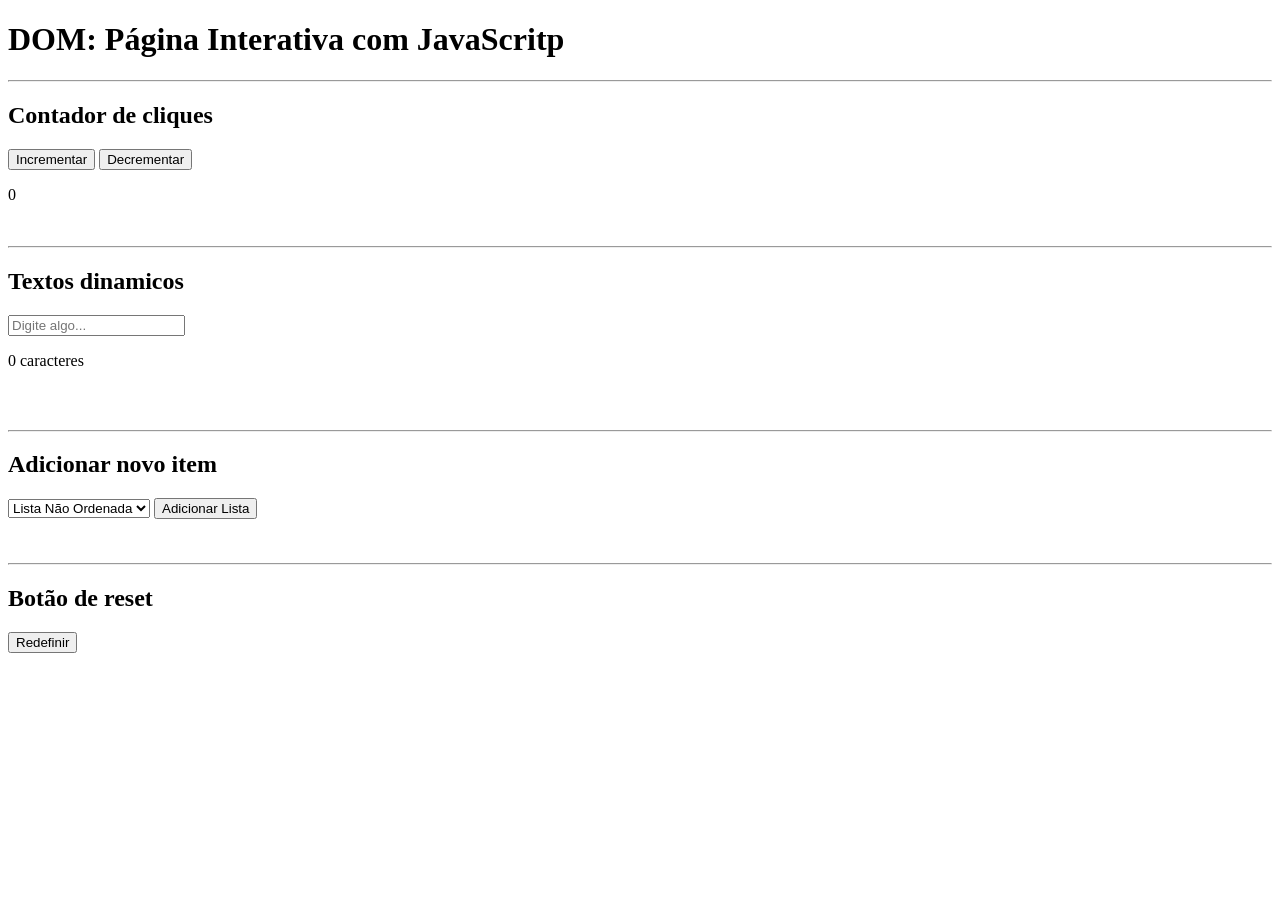
<file: Atividade 3 – DOM conceitos básicos/index.html>
<!DOCTYPE html>
<html lang="pt-br">
<head>
    <meta charset="UTF-8">
    <meta name="viewport" content="width=device-width, initial-scale=1.0">
    <title>DOM Conceitos Básicos</title>
</head>
<body>
    <h1>DOM: Página Interativa com JavaScritp</h1>


        <!-- contador de cliques -->

        <hr>
        <h2>Contador de cliques</h2>
        <button type="button" id="inc">Incrementar</button>
        <button type="button" id="dec">Decrementar</button>
        <p id="resNum">0</p>
        <br>
        
        <!-- textos dinamicos / contador de caracteres -->

        <hr>
        <h2>Textos dinamicos</h2>
        <input type="text" placeholder="Digite algo..." id="entrada">
        <p><span id="resCarac">0</span> caracteres</p>
        <br>

        <div id="textos"></div>

        <br>

        <!-- adicionar novo item -->

        <hr>
        <h2>Adicionar novo item</h2>
        <select name="" id="seleção">
        <option value="ul">Lista Não Ordenada</option>
        <option value="ol">Lista Ordenada</option>

        </select>
        <button type="button" id="addLista">Adicionar Lista</button>
        <div id="lista"></div>
        <br> <br>
        
        <!-- botão reset -->
        <hr>
        <h2>Botão de reset</h2>
        <button id="reset">Redefinir</button>
  

    <script src="script.js"></script>
</body>
</html>
</file>
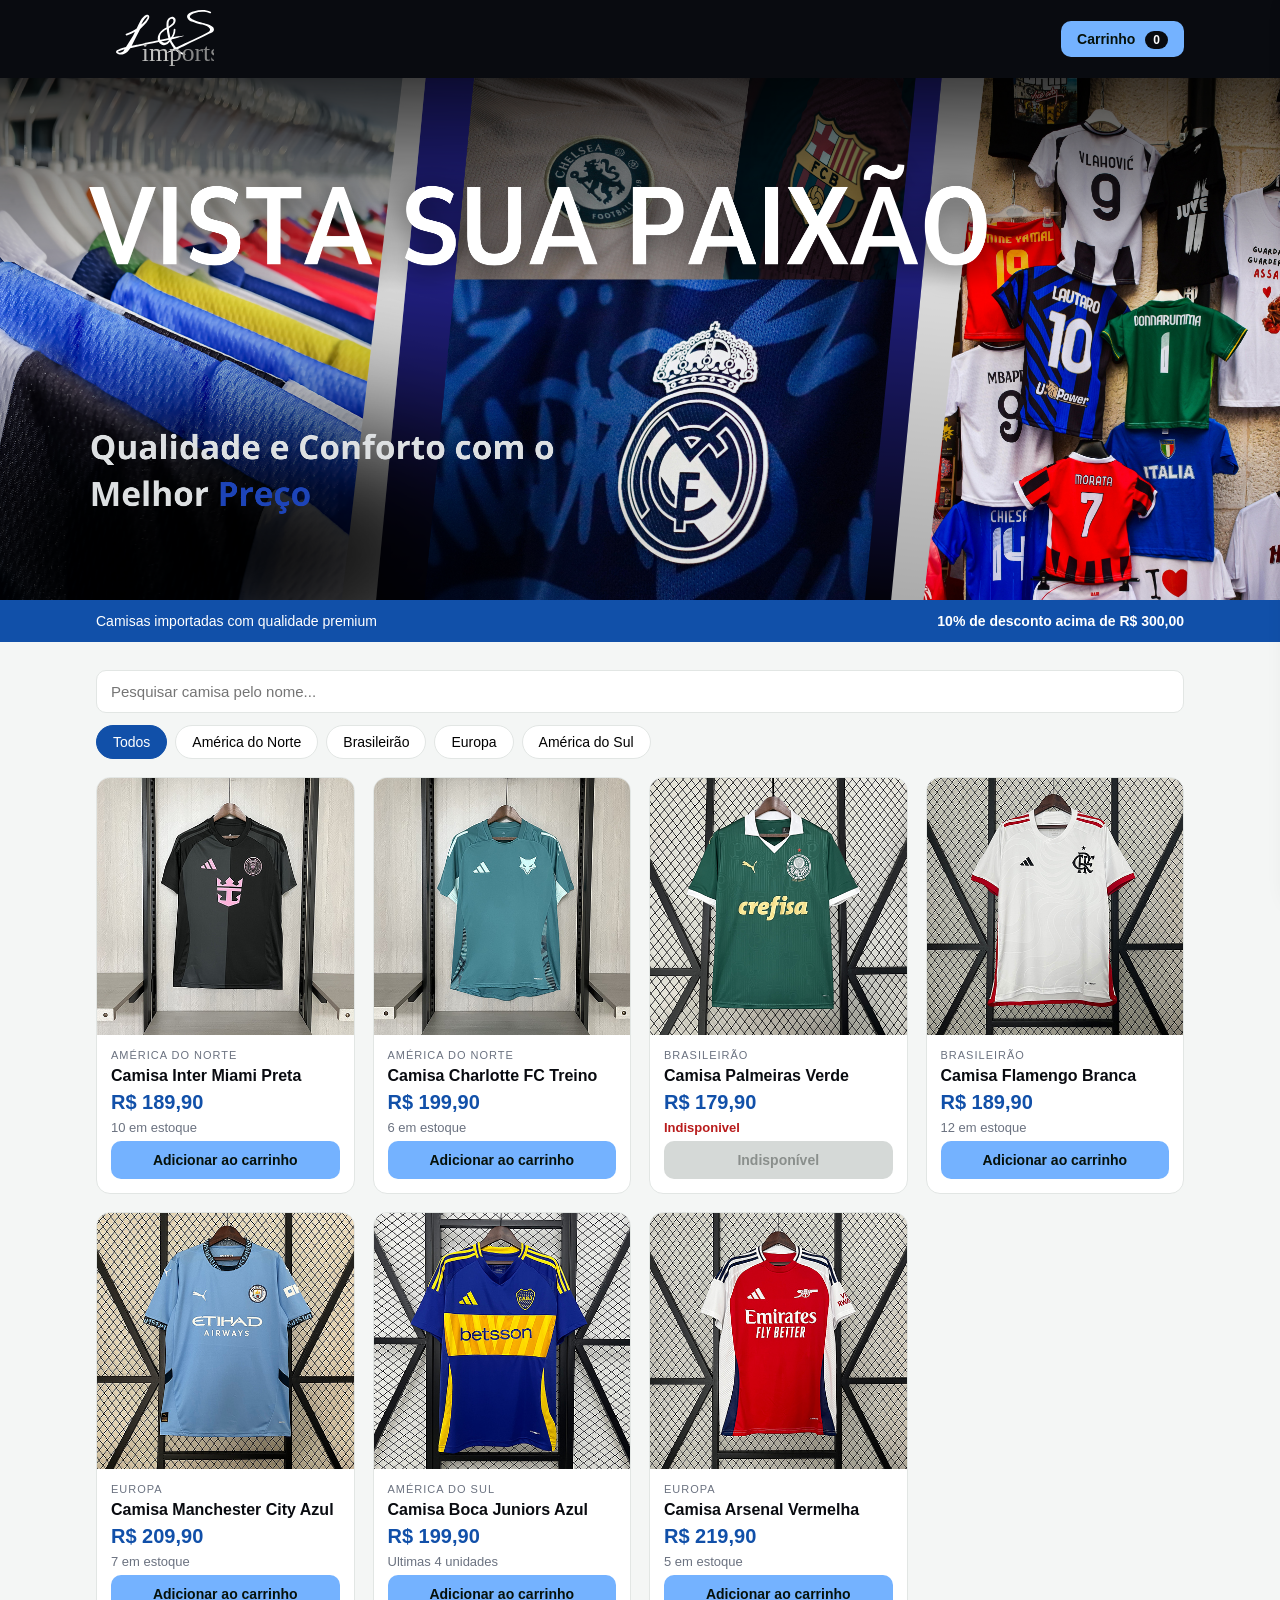
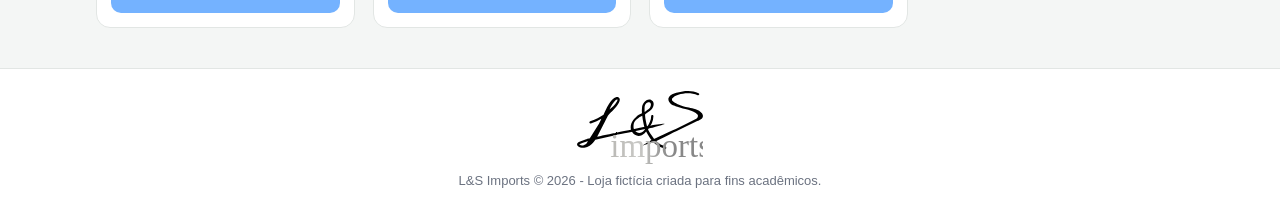
<file: Projeto-L - N1 – AT2 - Programação para Web – 2026/index.html>
<!DOCTYPE html>
<html lang="pt-BR">
<head>
  <meta charset="UTF-8" />
  <meta name="viewport" content="width=device-width, initial-scale=1.0" />
  <meta name="description" content="L&S Imports: camisas de futebol importadas com qualidade, conforto e ótimo preço." />
  <title>L&amp;S Imports - Camisas de Futebol</title>
  <link rel="stylesheet" href="css/style.css" />
</head>
<body>
  <header class="topo">
    <div class="container topo-conteudo">
      <div class="marca">
        <img class="logo" src="imagens/LogoVetorizadodark.svg" alt="L&amp;S Imports" />
      </div>
      <button id="botaoCarrinho" class="botao-carrinho">
        Carrinho <span id="contadorCarrinho" class="contador">0</span>
      </button>
    </div>
  </header>

  <section class="banner" aria-label="Vista sua paixão: qualidade e conforto com o melhor preço"></section>

  <section class="beneficio">
    <div class="container beneficio-conteudo">
      <p>Camisas importadas com qualidade premium</p>
      <strong>10% de desconto acima de R$ 300,00</strong>
    </div>
  </section>

  <main class="container">
    <section class="filtros">
      <input type="text" id="campoBusca" placeholder="Pesquisar camisa pelo nome..." />
      <div id="listaCategorias" class="categorias"></div>
    </section>

    <section id="listaProdutos" class="grade-produtos"></section>
    <p id="mensagemBusca" class="mensagem oculto"></p>
  </main>

  <aside id="painelCarrinho" class="painel-carrinho">
    <div class="painel-topo">
      <h2>Seu carrinho</h2>
      <button id="fecharCarrinho" class="fechar">&times;</button>
    </div>
    <div id="itensCarrinho" class="itens-carrinho"></div>
    <div class="resumo">
      <div class="linha"><span>Itens</span><span id="totalItens">0</span></div>
      <div class="linha"><span>Subtotal</span><span id="subtotal">R$ 0,00</span></div>
      <div class="linha desconto"><span>Desconto</span><span id="desconto">- R$ 0,00</span></div>
      <div class="linha total"><span>Total</span><span id="valorFinal">R$ 0,00</span></div>
      <button id="botaoFinalizar" class="botao-principal">Finalizar compra</button>
    </div>
  </aside>
  <div id="fundoEscuro" class="fundo-escuro"></div>

  <div id="modal" class="modal">
    <div class="modal-caixa">
      <h2 id="modalTitulo">Resumo da compra</h2>
      <div id="modalConteudo"></div>
      <div class="modal-acoes">
        <button id="modalCancelar" class="botao-secundario">Voltar</button>
        <button id="modalConfirmar" class="botao-principal">Confirmar compra</button>
      </div>
    </div>
  </div>

  <footer class="rodape">
    <div class="container">
      <img src="imagens/LogoVetorizadolight.svg" alt="L&amp;S Imports" />
      <p>L&amp;S Imports &copy; 2026 - Loja fictícia criada para fins acadêmicos.</p>
    </div>
  </footer>

  <script src="js/produtos.js"></script>
  <script src="js/classes.js"></script>
  <script src="js/app.js"></script>
</body>
</html>
</file>
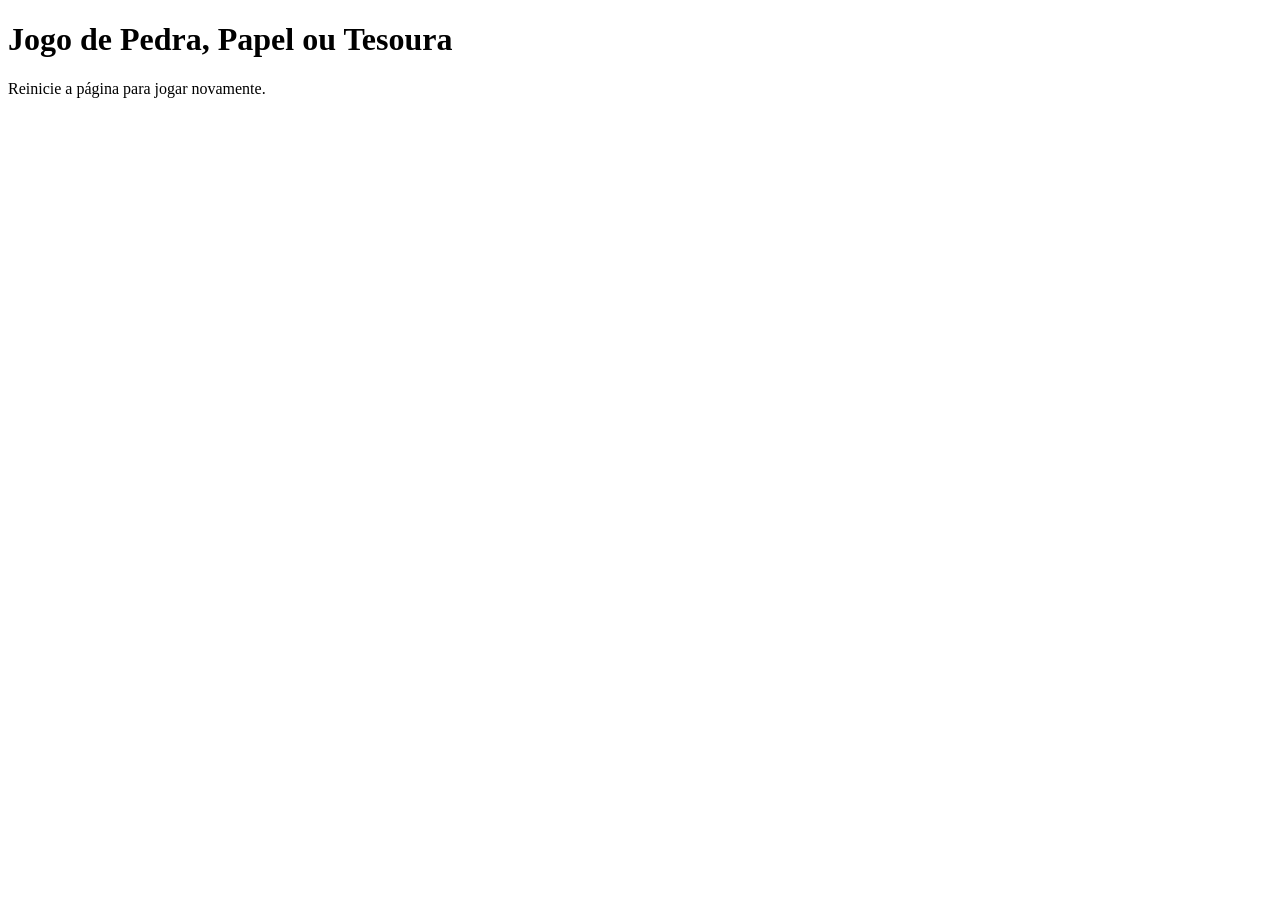
<file: Atividade 2 - JavaScript/ex2.html>
<!DOCTYPE html>
<html lang="pt-br">
<head>
    <meta charset="UTF-8">
    <meta name="viewport" content="width=device-width, initial-scale=1.0">
    <script src="ex2.js"></script>
    <title>Exercicio 2</title>
</head>
<body>
    <h1>Jogo de Pedra, Papel ou Tesoura</h1>
    <p>Reinicie a página para jogar novamente.</p>
</body>
</html>
</file>
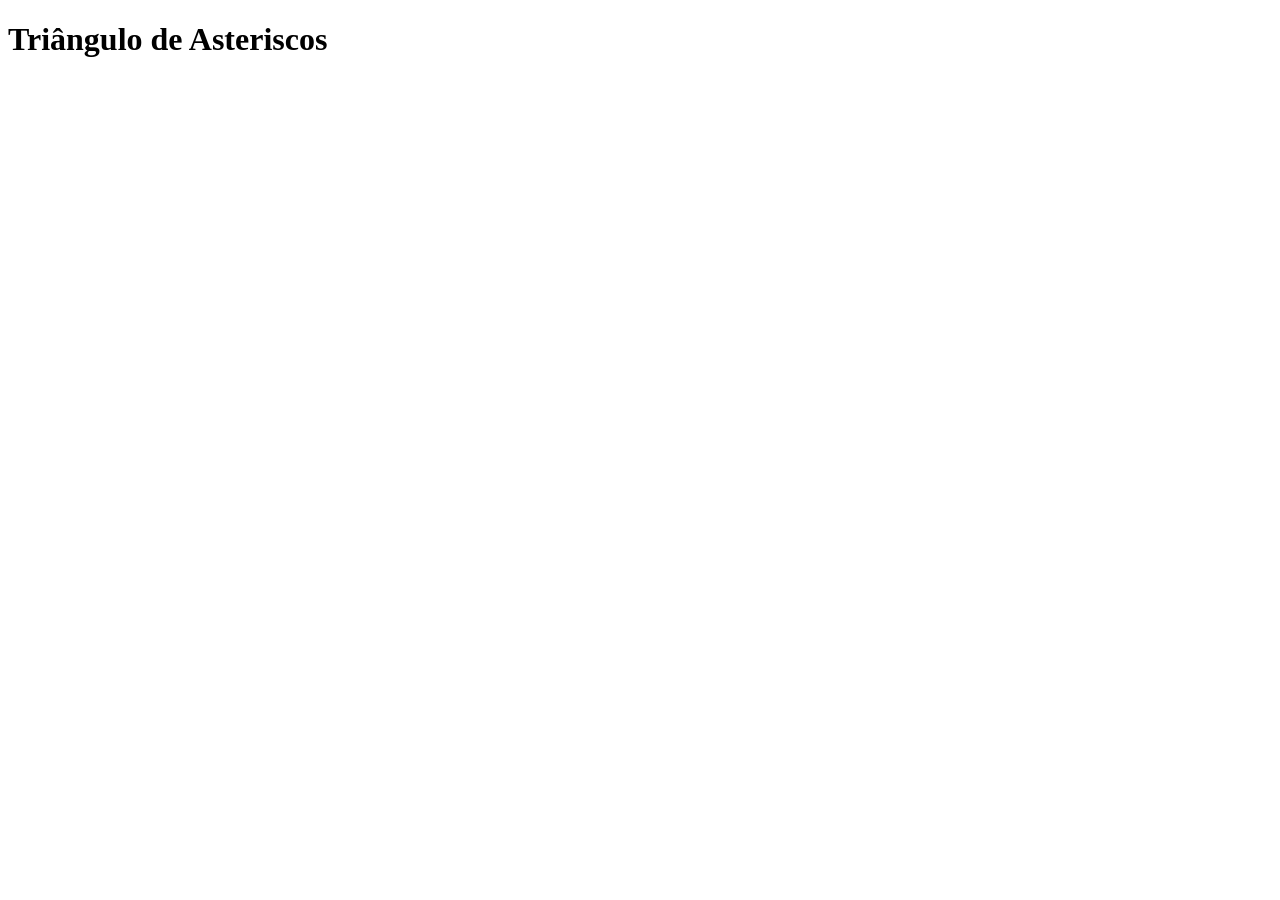
<file: Atividade 2 - JavaScript/ex4.html>
<!DOCTYPE html>
<html lang="pt-br">
<head>
    <meta charset="UTF-8">
    <meta name="viewport" content="width=device-width, initial-scale=1.0">
    <script src="ex4.js"></script>
    <title>Exercicio 4</title>
</head>
<body>
    <h1>Triângulo de Asteriscos</h1>
</body>
</html>
</file>
<file: Projeto-L - N1 – AT2 - Programação para Web – 2026/css/style.css>
* {
  margin: 0;
  padding: 0;
  box-sizing: border-box;
}

:root {
  --verde: #1150a9;
  --verde-claro: #74b2ff;
  --dourado: #cc9e00;
  --escuro: #090b10;
  --cinza: #6b7280;
  --fundo: #f4f6f5;
  --borda: #e2e6e4;
}

body {
  font-family: "Segoe UI", Arial, sans-serif;
  background-color: var(--fundo);
  color: var(--escuro);
}

.container {
  width: 100%;
  max-width: 1120px;
  margin: 0 auto;
  padding: 0 16px;
}

.topo {
  background-color: var(--escuro);
  color: #fff;
  padding: 10px 0;
  position: sticky;
  top: 0;
  z-index: 20;
}

.topo-conteudo {
  display: flex;
  align-items: center;
  justify-content: space-between;
  gap: 16px;
}

.marca {
  display: flex;
  align-items: center;
  min-width: 150px;
}

.logo {
  display: block;
  width: 138px;
  height: 58px;
  object-fit: contain;
}

.botao-carrinho {
  background-color: var(--verde-claro);
  color: #06110a;
  border: none;
  border-radius: 10px;
  padding: 10px 16px;
  font-size: 14px;
  font-weight: bold;
  cursor: pointer;
}

.contador {
  background-color: var(--escuro);
  color: #fff;
  border-radius: 999px;
  padding: 2px 8px;
  margin-left: 6px;
  font-size: 12px;
}

.banner {
  width: 100%;
  aspect-ratio: 2.45 / 1;
  max-height: 560px;
  min-height: 270px;
  background: var(--escuro) url("banner.png") center / cover no-repeat;
}

.beneficio {
  color: #fff;
  background-color: var(--verde);
  padding: 13px 0;
}

.beneficio-conteudo {
  display: flex;
  justify-content: space-between;
  gap: 16px;
  font-size: 14px;
}

.filtros {
  margin: 28px 0 18px;
  display: flex;
  flex-direction: column;
  gap: 12px;
}

#campoBusca {
  padding: 12px 14px;
  border: 1px solid var(--borda);
  border-radius: 10px;
  font-size: 15px;
  background-color: #fff;
}

.categorias {
  display: flex;
  flex-wrap: wrap;
  gap: 8px;
}

.categoria {
  border: 1px solid var(--borda);
  background-color: #fff;
  border-radius: 999px;
  padding: 8px 16px;
  cursor: pointer;
  font-size: 14px;
}

.categoria.ativa {
  background-color: var(--verde);
  color: #fff;
  border-color: var(--verde);
}

.grade-produtos {
  display: grid;
  grid-template-columns: repeat(auto-fill, minmax(230px, 1fr));
  gap: 18px;
  padding-bottom: 40px;
}

.card {
  background-color: #fff;
  border: 1px solid var(--borda);
  border-radius: 14px;
  overflow: hidden;
  display: flex;
  flex-direction: column;
}

.card img {
  width: 100%;
  aspect-ratio: 1 / 1;
  object-fit: cover;
  background-color: #eee;
}

.card-corpo {
  padding: 14px;
  display: flex;
  flex-direction: column;
  gap: 6px;
  flex: 1;
}

.categoria-tag {
  font-size: 11px;
  text-transform: uppercase;
  letter-spacing: 1px;
  color: var(--cinza);
}

.card h3 {
  font-size: 16px;
}

.preco {
  font-size: 20px;
  font-weight: bold;
  color: var(--verde);
}

.estoque {
  font-size: 13px;
  color: var(--cinza);
}

.indisponivel {
  color: #b91c1c;
  font-weight: bold;
}

.botao-principal {
  background-color: var(--verde-claro);
  color: #06110a;
  border: none;
  border-radius: 10px;
  padding: 11px 14px;
  font-weight: bold;
  cursor: pointer;
  font-size: 14px;
}

.botao-principal:disabled {
  background-color: #d5d9d7;
  color: #8a8f8c;
  cursor: not-allowed;
}

.botao-secundario {
  background-color: #fff;
  border: 1px solid var(--borda);
  border-radius: 10px;
  padding: 11px 14px;
  cursor: pointer;
  font-size: 14px;
}

.mensagem {
  text-align: center;
  padding: 30px;
  color: var(--cinza);
}

.oculto {
  display: none;
}

.painel-carrinho {
  position: fixed;
  top: 0;
  right: -420px;
  width: 400px;
  max-width: 92vw;
  height: 100%;
  background-color: #fff;
  z-index: 40;
  display: flex;
  flex-direction: column;
  transition: right 0.25s ease;
  box-shadow: -8px 0 24px rgba(0, 0, 0, 0.12);
}

.painel-carrinho.aberto {
  right: 0;
}

.painel-topo {
  display: flex;
  align-items: center;
  justify-content: space-between;
  padding: 18px;
  border-bottom: 1px solid var(--borda);
}

.fechar {
  background: none;
  border: none;
  font-size: 26px;
  cursor: pointer;
  line-height: 1;
}

.itens-carrinho {
  flex: 1;
  overflow-y: auto;
  padding: 14px 18px;
  display: flex;
  flex-direction: column;
  gap: 12px;
}

.item {
  display: flex;
  gap: 12px;
  border: 1px solid var(--borda);
  border-radius: 12px;
  padding: 10px;
}

.item img {
  width: 62px;
  height: 62px;
  object-fit: cover;
  border-radius: 8px;
}

.item-info {
  flex: 1;
}

.item-info h4 {
  font-size: 14px;
}

.item-info small {
  color: var(--cinza);
}

.quantidade {
  display: flex;
  align-items: center;
  gap: 8px;
  margin-top: 8px;
}

.quantidade button {
  width: 28px;
  height: 28px;
  border-radius: 8px;
  border: 1px solid var(--borda);
  background-color: #fff;
  cursor: pointer;
  font-size: 15px;
}

.remover {
  background: none;
  border: none;
  color: #b91c1c;
  cursor: pointer;
  font-size: 13px;
  margin-left: auto;
}

.resumo {
  border-top: 1px solid var(--borda);
  padding: 16px 18px;
  display: flex;
  flex-direction: column;
  gap: 8px;
}

.linha {
  display: flex;
  justify-content: space-between;
  font-size: 14px;
}

.linha.desconto {
  color: var(--verde-claro);
}

.linha.total {
  font-size: 19px;
  font-weight: bold;
  border-top: 1px dashed var(--borda);
  padding-top: 10px;
}

.fundo-escuro {
  position: fixed;
  inset: 0;
  background-color: rgba(0, 0, 0, 0.45);
  z-index: 30;
  display: none;
}

.fundo-escuro.ativo {
  display: block;
}

.modal {
  position: fixed;
  inset: 0;
  background-color: rgba(0, 0, 0, 0.55);
  z-index: 60;
  display: none;
  align-items: center;
  justify-content: center;
  padding: 16px;
}

.modal.ativo {
  display: flex;
}

.modal-caixa {
  background-color: #fff;
  border-radius: 16px;
  padding: 22px;
  width: 460px;
  max-width: 100%;
  max-height: 86vh;
  overflow-y: auto;
}

.modal-caixa h2 {
  margin-bottom: 14px;
  font-size: 20px;
}

.modal-linha {
  display: flex;
  justify-content: space-between;
  font-size: 14px;
  padding: 6px 0;
  border-bottom: 1px dashed var(--borda);
}

.modal-acoes {
  display: flex;
  gap: 10px;
  justify-content: flex-end;
  margin-top: 18px;
}

.aviso {
  position: fixed;
  bottom: 20px;
  left: 50%;
  transform: translateX(-50%);
  background-color: var(--escuro);
  color: #fff;
  padding: 12px 18px;
  border-radius: 10px;
  font-size: 14px;
  z-index: 80;
}

.rodape {
  background-color: #fff;
  color: var(--cinza);
  border-top: 1px solid var(--borda);
  padding: 22px 0;
  text-align: center;
  font-size: 13px;
}

.rodape img {
  width: 130px;
  height: 74px;
  object-fit: contain;
  margin-bottom: 5px;
}

@media (max-width: 600px) {
  .logo {
    width: 108px;
    height: 48px;
  }

  .banner {
    min-height: 220px;
    background-position: center;
  }

  .beneficio-conteudo {
    flex-direction: column;
    text-align: center;
    gap: 4px;
  }
}
</file>
